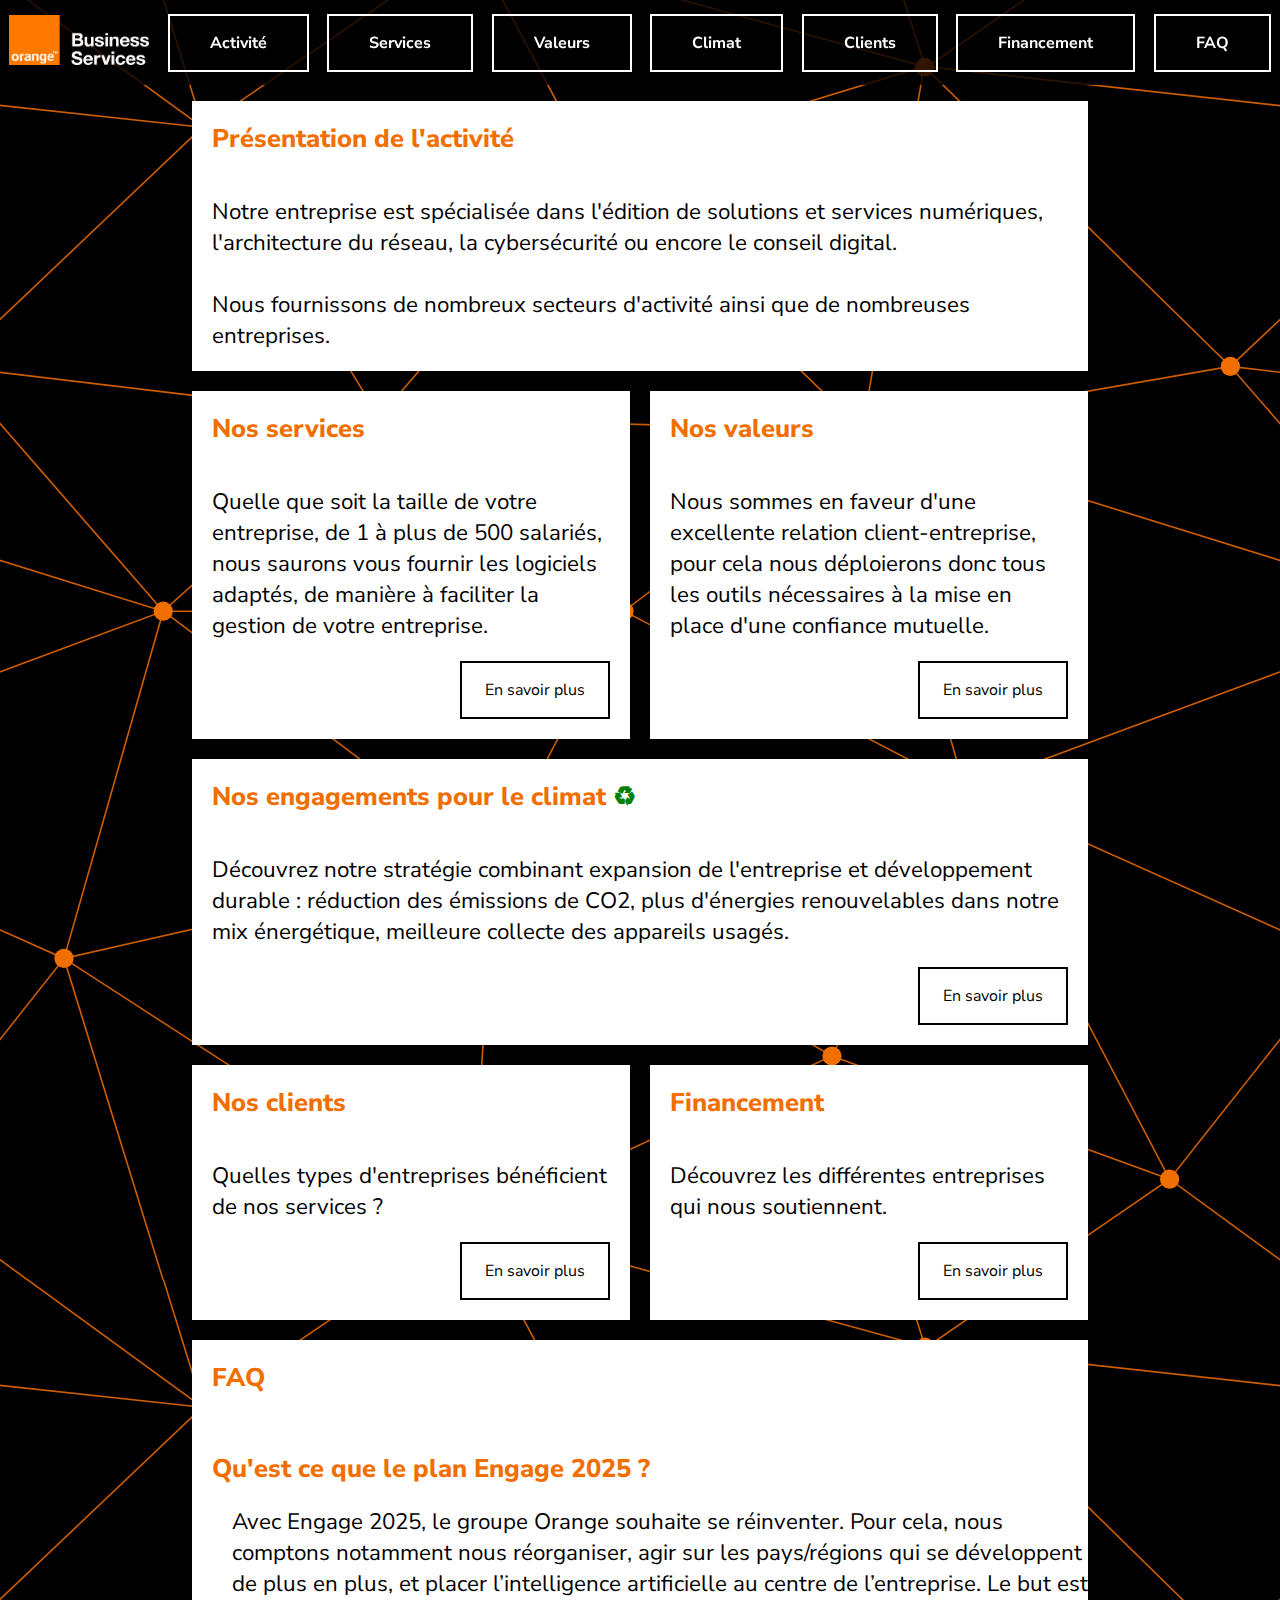
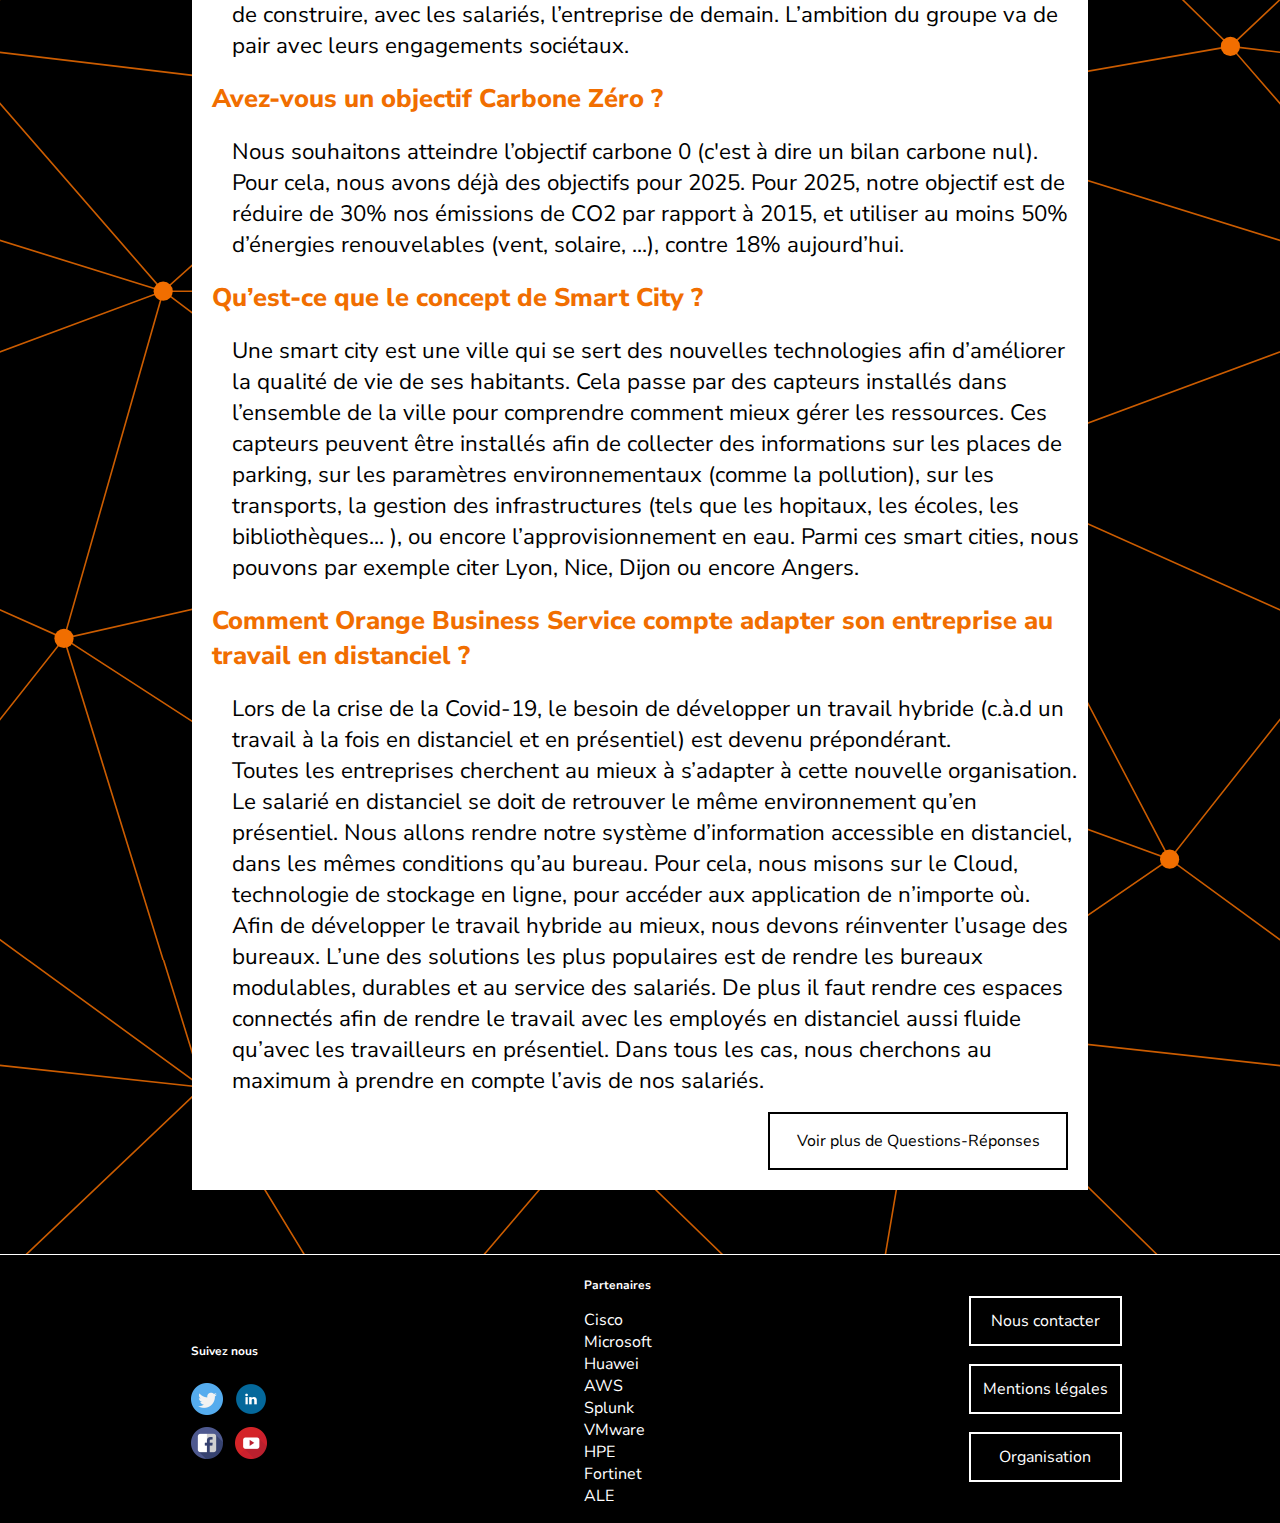
<file: index.html>
<!DOCTYPE html>
<html>
<head>
    <meta charset="utf-8">
	<link rel="stylesheet" type="text/css" href="style.css">
    <script type="text/javascript" src="script.js" defer></script>
	<title>Orange Business Services</title>
    <link rel="icon" href="./img/favicon.ico">
   
    <!-- Polices de caractère -->
    <style>
    @import url('https://fonts.googleapis.com/css2?family=Bebas+Neue&family=Nunito+Sans:ital,wght@0,200;0,300;0,400;0,600;0,700;0,800;0,900;1,200;1,300;1,400;1,600;1,700;1,800;1,900&display=swap');
    </style> 
</head>

<body>
    <!-- Barre de navigation-->
      <nav>   
          <ul>
            <li><a href="#"><img src="img/orange-business-services.png" alt="LOGO OBS" class="logo" width="140" height="50"></a></li>
            <li><a href="#goto-activite">Activité</a></li>
            <li><a href="#goto-services">Services</a></li>
            <li><a href="#goto-valeurs">Valeurs</a></li>
            <li><a href="#goto-climat">Climat</a></li>
            <li><a href="#goto-clients">Clients</a></li>
            <li><a href="#goto-financement">Financement</a></li>
            <li><a href="#goto-faq">FAQ</a></li>
          </ul>
      </nav>

    <!--Vide flottant qui accueille la trame -->
    <div class="void"></div>

    <main>
        <article id="activite">
            <a class="hidden-anchor" name="goto-activite"></a>

            <h1>Présentation de l'activité</h1>
            <p>Notre entreprise est spécialisée dans l'édition de solutions et services numériques, l'architecture du réseau, la cybersécurité ou encore le conseil digital. <br><br> Nous fournissons de nombreux secteurs d'activité ainsi que de nombreuses entreprises.</p>

            <!-- <button id="obutton1" class="obutton" href="#modal1">En savoir plus</button> -->
        </article>

        <article id="services">
            <a class="hidden-anchor" name="goto-services"></a>

            <h1>Nos services</h1>
            <p>Quelle que soit la taille de votre entreprise, de 1 à plus de 500 salariés, nous saurons vous fournir les logiciels adaptés, de manière à faciliter la gestion de votre entreprise.</p>

            <button id="obutton2" class="obutton" href="#modal2">En savoir plus</button>
        </article>

        <article id="valeurs">
            <a class="hidden-anchor" name="goto-valeurs"></a>

            <h1>Nos valeurs</h1>
            <p>Nous sommes en faveur d'une excellente relation client-entreprise, pour cela nous déploierons donc tous les outils nécessaires à la mise en place d'une confiance mutuelle.</p>

            <button id="obutton3" class="obutton" href="#modal3">En savoir plus</button>
        </article>

        <article id="climat">
            <a class="hidden-anchor" name="goto-climat"></a>

            <h1>Nos engagements pour le climat <span id="span-climat">&#9851;</span></h1>
            <p>Découvrez notre stratégie combinant expansion de l'entreprise et développement durable : réduction des émissions de CO2, plus d'énergies renouvelables dans notre mix énergétique, meilleure collecte des appareils usagés.</p>

            <button id="obutton4" class="obutton" href="#modal4">En savoir plus</button>
        </article>
        
        <article id="clients">
            <a class="hidden-anchor" name="goto-clients"></a>

            <h1>Nos clients</h1>
            <p>Quelles types d'entreprises bénéficient de nos services ?</p>

            <button id="obutton5" class="obutton" href="#modal5">En savoir plus</button>
        </article>
        
        <article id="financement">
            <a class="hidden-anchor" name="goto-financement"></a>

            <h1>Financement</h1>
            <p>Découvrez les différentes entreprises qui nous soutiennent.</p>

            <button id="obutton6" class="obutton" href="#modal6">En savoir plus</button>
        </article>

        <article id="faq">
            <a class="hidden-anchor" name="goto-faq"></a>

            <h1>FAQ</h1>
            <dl>
                <dt>Qu'est ce que le plan Engage 2025 ?</dt>
                <dd>Avec Engage 2025, le groupe Orange souhaite se réinventer. Pour cela, nous comptons notamment nous réorganiser, agir sur les pays/régions qui se développent de plus en plus, et placer l’intelligence artificielle au centre de l’entreprise. Le but est de construire, avec les salariés, l’entreprise de demain. L’ambition du groupe va de pair avec leurs engagements sociétaux.</dd>
                
                <dt>Avez-vous un objectif Carbone Zéro ?</dt>
                <dd>Nous souhaitons atteindre l’objectif carbone 0 (c'est à dire un bilan carbone nul). Pour cela, nous avons déjà des objectifs pour 2025. Pour 2025, notre objectif est de réduire de 30% nos émissions de CO2 par rapport à 2015, et utiliser au moins 50% d’énergies renouvelables (vent, solaire, ...), contre 18% aujourd’hui. </dd>
                
                <dt>Qu’est-ce que le concept de Smart City ?</dt>
                <dd>Une smart city est une ville qui se sert des nouvelles technologies afin d’améliorer la qualité de vie de ses habitants. Cela passe par des capteurs installés dans l’ensemble de la ville pour comprendre comment mieux gérer les ressources. Ces capteurs peuvent être installés afin de collecter des informations sur les places de parking, sur les paramètres environnementaux (comme la pollution), sur les transports, la gestion des infrastructures (tels que les hopitaux, les écoles, les bibliothèques... ), ou encore l’approvisionnement en eau. Parmi ces smart cities, nous pouvons par exemple citer Lyon, Nice, Dijon ou encore Angers.</dd>
                
                <dt>Comment Orange Business Service compte adapter son entreprise au travail en distanciel ?</dt>
                <dd>Lors de la crise de la Covid-19, le besoin de développer un travail hybride (c.à.d un travail à la fois en distanciel et en présentiel) est devenu prépondérant.</dd>
                <dd>Toutes les entreprises cherchent au mieux à s’adapter à cette nouvelle organisation.</dd>
                <dd>Le salarié en distanciel se doit de retrouver le même environnement qu’en présentiel. Nous allons rendre notre système d’information accessible en distanciel, dans les mêmes conditions qu’au bureau. Pour cela, nous misons sur le Cloud, technologie de stockage en ligne, pour accéder aux application de n’importe où.</dd>
                <dd>Afin de développer le travail hybride au mieux, nous devons réinventer l’usage des bureaux. L’une des solutions les plus populaires est de rendre les bureaux modulables, durables et au service des salariés. De plus il faut rendre ces espaces connectés afin de rendre le travail avec les employés en distanciel aussi fluide qu’avec les travailleurs en présentiel. Dans tous les cas, nous cherchons au maximum à prendre en compte l’avis de nos salariés.</dd>
            </dl>

            <button id="obutton7" class="obutton" href="#modal7">Voir plus de Questions-Réponses</button>
        </article>

        <!-- Fenêtres modales -->
        <!-- <div id="modal1" class="modal">
            <div class="modal-content">
                <div class="modal-header">
                    <span class="cbutton">×</span>
                </div>
              
                <div class="modal-body">
                    <p> Lorem ipsum dolor sit amet, consectetur adipiscing elit. Maecenas vehicula pellentesque mattis. Integer dui purus, lobortis at laoreet ut, rutrum ornare turpis. Aenean est augue, consectetur vitae justo id, lobortis sodales orci. Integer ut pretium urna, a interdum justo. Sed ut consequat felis, sed porta est. Nam at lectus non sem lobortis feugiat nec id ante. Nullam ac odio quis nulla hendrerit tempus. Cras sed consequat felis, non aliquet neque. Sed scelerisque massa sed interdum suscipit. Mauris euismod nisi vel ornare gravida. Mauris non mauris et massa lobortis consequat. Fusce quis consectetur lorem, non pulvinar ex. Pellentesque lacinia tellus felis, pharetra aliquam lorem dignissim eget. Donec ultricies finibus odio, eu tincidunt libero ullamcorper sit amet.
    
                    Nulla facilisi. Fusce a neque at nisi molestie dictum quis sed nisi. Nulla a dui est. Ut a urna vitae diam tempor imperdiet id ac magna. Aenean sagittis eu neque vulputate euismod. Aenean euismod at metus in congue. Quisque sagittis orci a fringilla porta. Phasellus in nunc commodo, tincidunt erat quis, sodales ex. Suspendisse venenatis eget dui sed interdum. Curabitur rutrum non neque at efficitur. Donec accumsan, dui id pulvinar suscipit, neque est ultrices tellus, vel dapibus orci ex in diam. Duis at risus vestibulum, sollicitudin sapien sollicitudin, lacinia lacus. Fusce a semper sapien. Proin ut mi justo.</p>
                </div>
            </div>
        </div> -->
    
        <div id="modal2" class="modal">
            <div class="modal-content">
                <div class="modal-header">
                    <span class="cbutton">×</span>
                </div>
              
                <div class="modal-body">
                    <h1>Nos services</h1>
                    <dl>
                        <dt>Que vous travailliez dans l’industrie, la banque, le transport, le commerce, et bien d’autres, nous pourrons vous fournir :</dt>
                        <dd>Des espaces de stockage de données</dd>
                        <dd>De la défense informatique de votre entreprise</dd>
                        <dd>Un accès à de la technologie informatique : des tablettes, ordinateurs, téléphones portables équipés de forfaits mobiles</dd>
                        <dd>Un ensemble téléphonique pour toute votre entreprise, vous facilitant la gestion de votre entreprise.
                        <dd>Une relation avec votre clientèle</dd>
                        <dd>Une meilleure connaissance du client grâce à nos outils, et donc des services adaptés et personnalisés</dd>
                        <dd>Des outils jamais vus sur le marché, permettant à votre client de prendre une longueur d’avance</dd>
                    </dl>
                </div>
            </div>
        </div>
    
        <div id="modal3" class="modal">
            <div class="modal-content">
                <div class="modal-header">
                    <span class="cbutton">×</span>
                </div>
              
                <div class="modal-body">
                    <h1>Nos valeurs</h1>
                    <dl>
                        <dt>Le client d'abord</dt>
                        <dd>Il est essentiel de penser comme nos clients : pour penser comme vous nous devons vous connaître et pour vous connaître nous devons vous écouter. Cette démarche permet une meilleure entente client-entreprise, afin de répondre aux intérêts de chacun.</dd>
                        
                        <dt>Engagement des équipes et innovation</dt>
                        <dd>Les services aux entreprises, peut-être plus encore que d’autres domaines, sont basés sur la confiance.</dd>

                        <dt>Simplification</dt>
                        <dd>Connaître ses clients, qu’ils soient externes ou internes, être engagés avec et pour eux jour après jour pour pouvoir favoriser les choix que nous pourrions apporter.</dd>
                        
                        <dt>Exécution et résultats</dt>
                        <dd>Il est également crucial de démontrer des résultats rapides, d’être proactifs, et rigoureux pour maintenir nos engagements au quotidien vis-à-vis de nos clients.</dd>
                    </dl>
                </div>
            </div>
        </div>
          
        <div id="modal4" class="modal">
            <div class="modal-content">
                <div class="modal-header">
                    <span class="cbutton">×</span>
                </div>
              
                <div class="modal-body">
                    <h1>Nos engagements pour le climat</h1>
                    
                    <dl>
                        <dt>Nos objectifs sont les suivants</dt>

                        <dt>Programme Green Act</dt>
                        <dd>L’économie circulaire vise à minimiser la consommation de ressources non renouvelables et la quantité de déchets. Elle consiste à repenser la conception des produits et leurs usages, utiliser des matériaux recyclés, rallonger leur durée de vie et enfin réduire le gaspillage.</dd>
                        <dd>L’éco-conception est la création d’objet qui auront le moins d’impact sur l’environnement tout au long de la vie de cette objet, le green conception consiste à réduire la consommation d’énergie et l’empreinte carbone.</dd>

                        <dt>30% de réduction des émissions de CO2 d’ici 2025 par rapport à 2015 :</dt>
                        <dd>Réseaux et internet : Limiter l’augmentation de la consommation électrique de nos entreprises</dd>
                        <dd>Bâtiments : Réduire la consommation d’énergie</dd>
                        <dd>L’ensemble des véhicules de l’entreprise : Réduire le nombre de véhicules et favoriser l’achat de véhicules électriques. Limiter la consommation de carburant.</dd>

                        <dt>50% d’énergie renouvelables dans notre mix énergétique :</dt>
                        <dd>Energie renouvelable : Ensemble de manière de créer des énergies renouvelables</dd>
                        
                        <dt>30% du volume de leurs ventes de téléphone portable collecté par an :</dt>
                        <dd>Collecte des mobiles</dd>
                        <dd>Vente de mobiles reconditionnés</dd>
                        <dd>Collecte des équipements réseaux clients</dd>
                        <dd>Appliquer ces principes sur l'ensemble de nos équipements internet et réseaux</dd>
                        <dd>Équipements internet et réseaux remis à neuf</dd>
                        <dd>Intégrer l’éco-conception dans le développement de nos produits et services</dd>

                    </dl>
                </div>
            </div>
        </div>
    
        <div id="modal5" class="modal">
            <div class="modal-content">
                <div class="modal-header">
                    <span class="cbutton">×</span>
                </div>
              
                <div class="modal-body">
                    <h1>Nos clients</h1>
                    
                    <dl>
                        <dt>Nous avons des entreprises clientes de toutes tailles :</dt>
                        <dd>Très Petite Entreprise (TPE)</dd>
                        <dd>Petite et Moyenne Entreprise (PME)</dd>
                        <dd>Entreprise de Taille Intermédiaire (ETI)</dd>
                        <dd>Grande Entreprise (GE)</dd>
                        <dd>Multinationale</dd>
                    </dl>
                </div>
            </div>
        </div>
    
        <div id="modal6" class="modal">
            <div class="modal-content">
                <div class="modal-header">
                    <span class="cbutton">×</span>
                </div>
              
                <div class="modal-body">
                    <h1>Financement</h1>
                    <dl>
                        <dt>Liste des partenaires qui financent Orange Business Service :</dt>
                        <dd><a href="https://www.cisco.com/c/fr_fr/index.html" target="_blank">Cisco</a></dd>
                        <dd><a href="https://www.microsoft.com/fr-fr" target="_blank">Microsoft</a></dd>
                        <dd><a href="https://www.huawei.com/fr/" target="_blank">Huawei</a></dd>
                        <dd><a href="https://aws.amazon.com/fr/" target="_blank">AWS</a></dd>
                        <dd><a href="https://www.splunk.com/" target="_blank">Splunk</a></dd>
                        <dd><a href="https://www.vmware.com/fr.html" target="_blank">VMware</a></dd>
                        <dd><a href="https://www.hpe.com/fr/fr/home.html" target="_blank">HPE</a></dd>
                        <dd><a href="https://www.fortinet.com/" target="_blank">Fortinet</a></dd>
                        <dd><a href="https://www.al-enterprise.com/" target="_blank">Alcaltel Lucent Enterprise</a></dd>
                    </dl>

                    <p>Orange Business Services s’est associé à <a href="https://mabanque.bnpparibas/" target="_blank">BNP Paribas</a> afin de déployer la technologie SD-WAN qui permet de garantir la <strong>performance</strong>, l'<strong>agilité</strong> et la <strong>sécurité</strong> du réseau de l'entreprise, (Software Defined Wide Area Network). 3600 lignes SD WAN sont déployées.</p>
                </div>
            </div>
        </div>
    
    
        <div id="modal7" class="modal">
            <div class="modal-content">
                <div class="modal-header">
                    <span class="cbutton">×</span>
                </div>
              
                <div class="modal-body">
                    <h2>FAQ</h2>

                    <h3>Index</h3>
                    <ul>
                        <li><a href="#quest1">Qu'est ce que le plan Engage 2025 ?</a></li>
                        <li><a href="#quest2">Avez-vous un objectif Carbone Zéro ?</a></li>
                        <li><a href="#quest3">Qu’est-ce que le concept de Smart City ?</a></li>
                        <li><a href="#quest4">Comment Orange Business Service compte adapter son entreprise au travail en distanciel ?</a></li>
                        <li><a href="#quest5">Quels sont vos engagements RSE ?</a></li>
                        <li><a href="#quest6">Qu'est ce que le programme Green Act ?</a></li>
                        <li><a href="#quest7">Quels sont les challenges technologiques d’Orange Business Service ?</a></li>
                        <li><a href="#quest8">Quelle est votre stratégie d'innovation ?</a></li>
                        <li><a href="#quest9">Comment pensez-vous améliorer le bien-être de vos salariés ?</a></li>
                        <li><a href="#quest10">Qu'est ce que le Data Intelligence ?</a></li>
                    </ul>

                    <dl>
                        <hr>

                        <dt id="quest1">Qu'est ce que le plan Engage 2025 ?</dt>
                        <dd>Avec Engage 2025, le groupe Orange souhaite se réinventer. Pour cela, nous comptons notamment nous réorganiser, agir sur les pays/régions qui se développent de plus en plus, et placer l’intelligence artificielle au centre de l’entreprise. Le but est de construire, avec les salariés, l’entreprise de demain. L’ambition du groupe va de pair avec leurs engagements sociétaux.</dd>
                        
                        <hr>

                        <dt id="quest2">Avez-vous un objectif Carbone Zéro ?</dt>
                        <dd>Nous souhaitons atteindre l’objectif carbone 0 (c'est à dire un bilan carbone nul). Pour cela, nous avons déjà des objectifs pour 2025. Pour 2025, notre objectif est de réduire de 30% nos émissions de CO2 par rapport à 2015, et utiliser au moins 50% d’énergies renouvelables (vent, solaire, ...), contre 18% aujourd’hui. </dd>

                        <hr>

                        <dt id="quest3">Qu’est-ce que le concept de Smart City ?</dt>
                        <dd>Une smart city est une ville qui se sert des nouvelles technologies afin d’améliorer la qualité de vie de ses habitants. Cela passe par des capteurs installés dans l’ensemble de la ville pour comprendre comment mieux gérer les ressources. Ces capteurs peuvent être installés afin de collecter des informations sur les places de parking, sur les paramètres environnementaux (comme la pollution), sur les transports, la gestion des infrastructures (tels que les hopitaux, les écoles, les bibliothèques... ), ou encore l’approvisionnement en eau. Parmi ces smart cities, nous pouvons par exemple citer Lyon, Nice, Dijon ou encore Angers.</dd>

                        <hr>

                        <dt id="quest4">Comment Orange Business Service compte adapter son entreprise au travail en distanciel ?</dt>
                        <dd>Lors de la crise de la Covid-19, le besoin de développer un travail hybride (c.à.d un travail à la fois en distanciel et en présentiel) est devenu prépondérant.</dd>
                        <dd>Toutes les entreprises cherchent au mieux à s’adapter à cette nouvelle organisation.</dd>
                        <dd>Le salarié en distanciel se doit de retrouver le même environnement qu’en présentiel. Nous allons rendre notre système d’information accessible en distanciel, dans les mêmes conditions qu’au bureau. Pour cela, nous misons sur le Cloud, technologie de stockage en ligne, pour accéder aux application de n’importe où.</dd>
                        <dd>Afin de développer le travail hybride au mieux, nous devons réinventer l’usage des bureaux. L’une des solutions les plus populaires est de rendre les bureaux modulables, durables et au service des salariés. De plus il faut rendre ces espaces connectés afin de rendre le travail avec les employés en distanciel aussi fluide qu’avec les travailleurs en présentiel. Dans tous les cas, nous cherchons au maximum à prendre en compte l’avis de nos salariés.</dd>

                        <hr>

                        <dt id="quest5">Quels sont vos engagements RSE ?</dt>
                        <dd>Pour Orange Business Service, les avancées de la technologie doivent d’abord servir à l’Homme, à la société et à la planète. Ces avancées doivent donc se faire dans le respect de l’environnement et des générations futures. Nous avons placé cet objectif au centre de notre plan Engage 2025.</dd>
                        <dd>
                            <dl>
                                <dt>S'engager pour l'environnement</dt>
                                <dd>Le groupe Orange s’engage ici à utiliser la technologie en prenant en compte ses effets sur le long terme ainsi que son impact sur le réchauffement climatique. Avec notre plan Green Act lancé en 2020, l’objectif est de faire en sorte que tout le groupe ainsi que ses partenaires respectent cet engagement.</dd>
                            
                                <dt>Solution de collaboration</dt>
                                <dd>Outils numériques permettant de travailler à plusieurs/en équipe sur des mêmes logiciels et documents.</dd>

                                <dt>Bâtir une société de confiance</dt>
                                <dd>Orange Business Service s’engage à être le plus clair possible sur ses actions et sur l’usage des données collectées.</dd>

                                <dt>Respect et protection de vos données</dt>
                                <dd>Orange Business Service s’engage à sécuriser toutes les informations qui ont été collectées.</dd>

                                <dt>Approche éthique de la data et de l’IA</dt>
                                <dd>Orange Business Service s’engage à utiliser les technologies d’intelligence artificielle et de données de façon respectueuse envers ses clients.</dd>
                            
                            </dl>
                        </dd>


                        <hr>

                        <dt id="quest6">Qu'est ce que le programme Green Act ?</dt>
                        <dd>Le programme Green Act va de pair avec le plan Engage 2025. Avec ce programme, Orange Business Service compte devenir une référence dans les technologies de pointe dans le domaine de l’information et de la communication, afin de se transformer numériquement de manière durable.</dd>
                        <dd>Pour cela, le groupe à défini 6 domaines d’opération afin de réduire la pollution générée par le numérique, tout en devenant plus performant. Ces domaines sont les suivants.</dd>
                        <dd>
                            <dl>
                                <dt>Green Operation</dt>
                                <dd>Utiliser l’énergie de manière plus efficace et pertinente. Utiliser de plus en plus d’énergie renouvelable (vent, solaire, ...).</dd>

                                <dt>Écoconception et évaluation de l’empreinte carbone</dt>
                                <dd>Concevoir nos produits de manière plus responsable, en prenant en compte l’impact que ces produits peuvent avoir sur l’environnement, pour les rendre le plus “vert” possible.</dd>

                                <dt>Économie circulaire</dt>
                                <dd>L’économie circulaire est une manière plus moderne et plus responsable de concevoir l’économie : elle prend notamment en compte la gestion des déchets et la potentielle seconde vie des produits. Nous souhaitons appliquer cette vision de l’économie dans nos infrastructures et dans nos produits.</dd>
                                
                                <dt>Employés, compétences et engagement</dt>
                                <dd>Nous souhaitons que nos employés partagent notre vision. Pour cela, nous souhaitons développer un programme de formation visant à rendre nos employés plus compétents vis-à-vis de l’environnement. De plus, nous souhaitons encourager et soutenir l’engagement de nos collaborateurs.</dd>
                                
                                <dt>Solutions for Green</dt>
                                <dd>Nous aspirons à déployer une panoplie de produits et services ayant toutes le même but : réduire l’impact environnemental de nos clients, et les conseiller afin de leur montrer une vision plus “verte” de l’informatique.</dd>

                                <dt>Green Ecosystem</dt>
                                <dd>Aider à créer un environnement propice à l’innovation et au partage des meilleures pratiques avec nos fournisseurs.</dd>


                            </dl>
                        </dd>

                        <hr>

                        <dt id="quest7">Quels sont les challenges technologiques d’Orange Business Service ?</dt>
                        <dd>
                            <dl>
                                <dt>La 5G</dt>
                                <dd>Nous sommes en train de développer un programme de co-innovation avec nos clients visant à définir les futurs usages de la 5G dans certains secteurs clés de l’économie tels que l’industrie du futur, ou les transports.</dd>

                                <dt>L'Intelligence Artificielle (IA)</dt>
                                <dd>L’intelligence artificielle, couplée à l’analyse des données, pourra, à terme, nous permettre de mieux prévoir, réguler et optimiser de nombreuses activités : banques, santé, villes, transports... Nous soutenons la recherche dans ce domaine afin de mettre la puissance de cette technologie au service de potentiels inédits (càd la rendre utilisable dans d’autres activités en cas d'imprévus).</dd>

                                <dt>L'Internet of Things (IoT)</dt>
                                <dd>L’IoT est l’internet des objets connectés. Cette technologie permet une efficacité accrue, ainsi que des capacités d’innovations décuplées.</dd>
                            </dl>
                        </dd>
                      
                        <hr>

                        <dt id="quest8">Quelle est votre stratégie d'innovation ?</dt>
                        <dd>Afin d’être à la pointe de la technologie et de la recherche, le Groupe Orange a établi 3 principes :</dd>
                        <dd>
                            <dl>
                                <dt>L’accélération des recherches, en utilisant toutes les ressources technologiques et numériques dont dispose le Groupe Orange, dont le champ d’action est mondial</dt>
                                <dd>Pour cela, le Groupe dispose d’un budget recherche et innovation de 700 millions d’euros et soutient plus de 500 nouvelles entreprises dans le secteur de l’innovation.</dd>

                                <dt>Des partenariats avec les nouvelles entreprises ainsi que tous les acteurs du domaine du conseil d’entreprise.</dt>
                                <dd>Pour cela, le Groupe a conclu plus de 100 partenariats avec des laboratoires de recherche et des universités et possède donc 7000 brevets.</dd>

                                <dt>Le développement n’est possible que grâce à une étroite collaborations avec les salariés et les partenaires.</dt>
                                <dd>Pour cela, le Groupe à 8000 salariés dans la recherche et l’innovation ainsi que 640 chercheurs dans le monde entier.</dd>
                            </dl>
                        </dd>

                        <hr>

                        <dt id="quest9">Comment pensez-vous améliorer le bien-être de vos salariés ?</dt>
                        <dd>Notre Groupe cherche à rendre son offre interne (càd nos offres d’emploi) réaliste et ne fournit donc que des services et des équipements dont les collaborateurs ont réellement besoin. En plus de cela, OBS collecte des informations sur les projets auxquelles le Groupe participe afin de connaître les services qui sont véritablement utiles.</dd>
                        <dd>Dans les locaux d’Orange Business Service, les employés disposent de l’application Facilities Now qui leur permet d’utiliser tous les services qui y sont présents, tels que les parkings, les salles de réunions, les postes de travail...</dd>

                        <hr>

                        <dt id="quest10">Qu'est ce que le Data Intelligence ?</dt>
                        <dd>A l’ère de la digitalisation, la quantité de données accessible est incommensurable. Néanmoins, traiter ces données reste un défi.</dd>
                        <dd>
                            <dl>
                                <dt>Le Data Intelligence, c'est :</dt>
                                <dd>Pour mieux servir ses clients, il faut mieux comprendre leur comportement et celui de son marché. La quantité de données accessible rend possible le fait de visualiser et d’analyser ces comportements, ce qui est très bénéfique.</dd>
                                <dd>Simplifier et valoriser un ensemble complexe de données, de manière didactique et pédagogique.</dd>
                                <dd>Analyser les informations majeures afin de mieux comprendre le business et l’améliorer.</dd>
                                <dd>Traiter les données en temps réel.</dd>
                                <dd>Pouvoir piloter le traitement des données grâce à un tableau de bord.</dd>
                            </dl>
                        </dd>
                    </dl>
                </div>
            </div>
        </div>
        <!-- Fin des fenêtres modales -->
    </main>

    <footer>
        <div class="reseaux">
            <div id="liensres"></div>
            <p>Suivez nous</p>
            <a id="twitter" href="https://twitter.com/orangebusiness/" target="_blank"><img  src="img/twitter.png" alt="Twitter" width=32 height="32"></a>
            <a id="linkedin" href="https://fr.linkedin.com/company/orange-business-services/" target="_blank"><img src="img/linkedin.png" alt="Linkedin" width="32" height="32"></a>
            <a id="facebook" href="https://fr-fr.facebook.com/orangebusiness/" target="_blank"><img src="img/facebook.png" alt="Facebook" width="32" height="32"></a>
            <a id="youtube" href="https://www.youtube.com/user/orangebusiness/" target="_blank" ><img src="img/youtube.png" alt="YouTube" width="32" height="32"></a>           
        </div>

        <div class="partenaires">
            <p>Partenaires</p>
            <ul>
                <li><a href="https://www.cisco.com/c/fr_fr/index.html" target="_blank">Cisco</a></li>
                <li><a href="https://www.microsoft.com/fr-fr" target="_blank">Microsoft</a></li>
                <li><a href="https://www.huawei.com/fr/" target="_blank">Huawei</a></li>
                <li><a href="https://aws.amazon.com/fr/" target="_blank">AWS</a></li>
                <li><a href="https://www.splunk.com/" target="_blank">Splunk</a></li>
                <li><a href="https://www.vmware.com/fr.html" target="_blank">VMware</a></li>
                <li><a href="https://www.hpe.com/fr/fr/home.html" target="_blank">HPE</a></li>
                <li><a href="https://www.fortinet.com/" target="_blank">Fortinet</a></li>
                <li><a href="https://www.al-enterprise.com/" target="_blank">ALE</a></li>
            </ul>
        </div>

        

        <div class="autre">
            <a href="contact.html" target="_blank">Nous contacter</a>
            <a href="">Mentions légales</a>
            <a href="organisation.html" target="_blank">Organisation</a>

        </div>
    </footer>
</body>
</html>
</file>
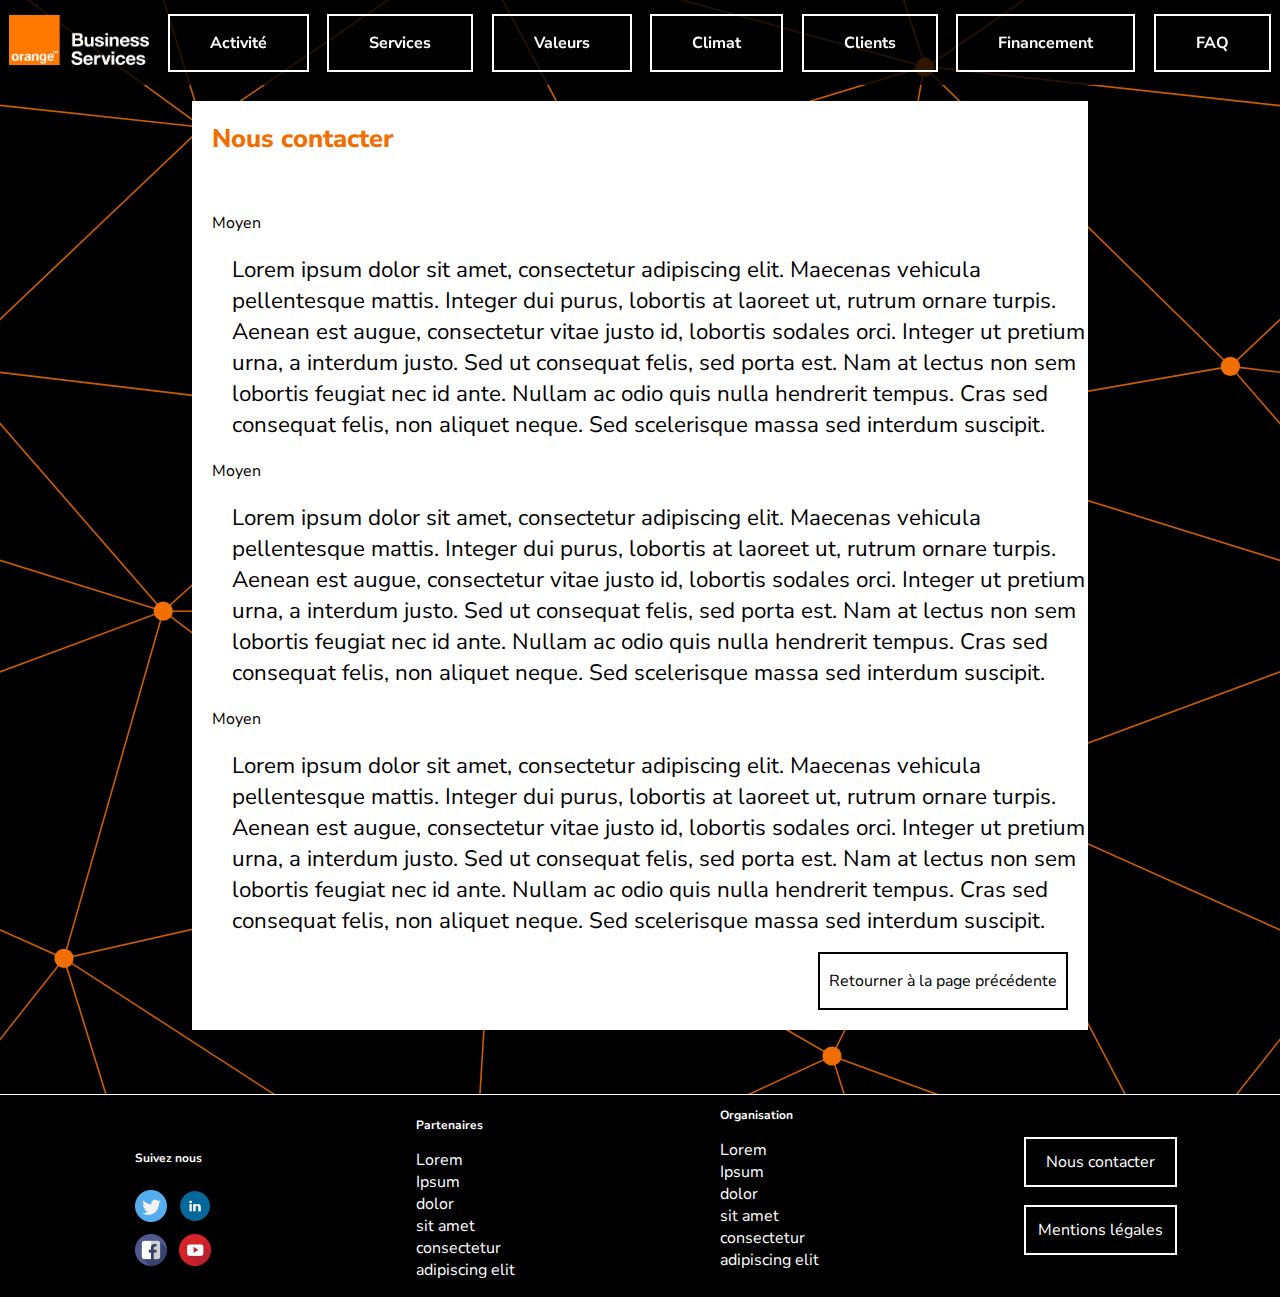
<file: contact.html>
<!DOCTYPE html>
<html>
<head>
    <meta charset="utf-8">
    <link rel="stylesheet" type="text/css" href="style.css">
    <title>Orange Business Services</title>
   
    <!-- Polices de caractère -->
    <style>
    @import url('https://fonts.googleapis.com/css2?family=Bebas+Neue&family=Nunito+Sans:ital,wght@0,200;0,300;0,400;0,600;0,700;0,800;0,900;1,200;1,300;1,400;1,600;1,700;1,800;1,900&display=swap');
    </style> 
</head>

<body>
    <!-- Barre de navigation-->
      <nav>   
          <ul>
            <li><a href="#"><img src="img/orange-business-services.png" alt="LOGO OBS" class="logo" width="140" height="50"></a></li>
            <li><a href="#goto-activite">Activité</a></li>
            <li><a href="#goto-services">Services</a></li>
            <li><a href="#goto-valeurs">Valeurs</a></li>
            <li><a href="#goto-climat">Climat</a></li>
            <li><a href="#goto-clients">Clients</a></li>
            <li><a href="#goto-financement">Financement</a></li>
            <li><a href="#goto-faq">FAQ</a></li>
          </ul>
      </nav>

    <!--Vide flottant qui accueille la trame -->
    <div class="void"></div>

    <main>
        <article>
            <a class="hidden-anchor" name="goto-activite"></a>

            <h1>Nous contacter</h1>

            <dl>
                <dt>Moyen</dt>
                <dd>Lorem ipsum dolor sit amet, consectetur adipiscing elit. Maecenas vehicula pellentesque mattis. Integer dui purus, lobortis at laoreet ut, rutrum ornare turpis. Aenean est augue, consectetur vitae justo id, lobortis sodales orci. Integer ut pretium urna, a interdum justo. Sed ut consequat felis, sed porta est. Nam at lectus non sem lobortis feugiat nec id ante. Nullam ac odio quis nulla hendrerit tempus. Cras sed consequat felis, non aliquet neque. Sed scelerisque massa sed interdum suscipit.</dd>

                <dt>Moyen</dt>
                <dd>Lorem ipsum dolor sit amet, consectetur adipiscing elit. Maecenas vehicula pellentesque mattis. Integer dui purus, lobortis at laoreet ut, rutrum ornare turpis. Aenean est augue, consectetur vitae justo id, lobortis sodales orci. Integer ut pretium urna, a interdum justo. Sed ut consequat felis, sed porta est. Nam at lectus non sem lobortis feugiat nec id ante. Nullam ac odio quis nulla hendrerit tempus. Cras sed consequat felis, non aliquet neque. Sed scelerisque massa sed interdum suscipit.</dd>

                <dt>Moyen</dt>
                <dd>Lorem ipsum dolor sit amet, consectetur adipiscing elit. Maecenas vehicula pellentesque mattis. Integer dui purus, lobortis at laoreet ut, rutrum ornare turpis. Aenean est augue, consectetur vitae justo id, lobortis sodales orci. Integer ut pretium urna, a interdum justo. Sed ut consequat felis, sed porta est. Nam at lectus non sem lobortis feugiat nec id ante. Nullam ac odio quis nulla hendrerit tempus. Cras sed consequat felis, non aliquet neque. Sed scelerisque massa sed interdum suscipit.</dd>
            </dl>

            <a href="index.html"><button id="bbutton">Retourner à la page précédente</button></a>
        </article>
    </main>

    <footer>
        <div class="reseaux">
            <div id="liensres"></div>
            <p>Suivez nous</p>
            <a id="twitter" href="https://twitter.com/orangebusiness/"><img  src="img/twitter.png" alt="Twitter" width=32 height="32"></a>
            <a id="linkedin" href="https://fr.linkedin.com/company/orange-business-services/"><img src="img/linkedin.png" alt="Linkedin" width="32" height="32"></a>
            <a id="facebook" href="https://fr-fr.facebook.com/orangebusiness/"><img src="img/facebook.png" alt="Facebook" width="32" height="32"></a>
            <a id="youtube" href="https://www.youtube.com/user/orangebusiness/" ><img src="img/youtube.png" alt="YouTube" width="32" height="32"></a>           
        </div>

        <div class="partenaires">
            <p>Partenaires</p>
            <ul>
                <li><a href="">Lorem</a></li>
                <li><a href="">Ipsum</a></li>
                <li><a href="">dolor</a></li>
                <li><a href="">sit amet</a></li>
                <li><a href="">consectetur</a></li>
                <li><a href="">adipiscing elit</a></li>
            </ul>
        </div>

        <div class="Organisation">
            <p>Organisation</p>
            <ul>
                <li><a href="">Lorem</a></li>
                <li><a href="">Ipsum</a></li>
                <li><a href="">dolor</a></li>
                <li><a href="">sit amet</a></li>
                <li><a href="">consectetur</a></li>
                <li><a href="">adipiscing elit</a></li>
            </ul>
        </div>

        <div class="autre">
            <a href="contact.html">Nous contacter</a>
            <a href="">Mentions légales</a>

        </div>
    </footer>
</body>
</html>
</file>
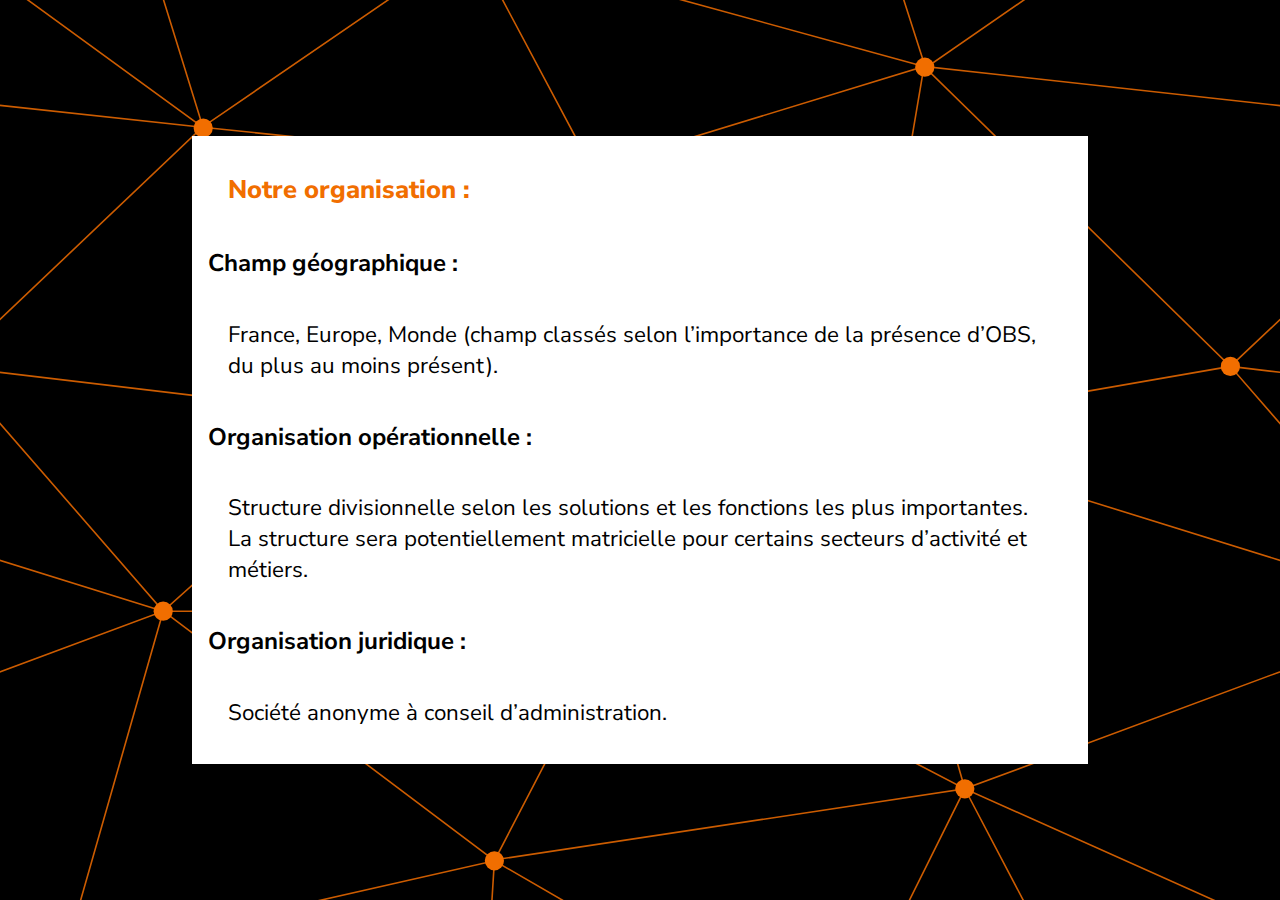
<file: organisation.html>
<!DOCTYPE html>
<html>
<head>
    <meta charset="utf-8">
	<link rel="stylesheet" type="text/css" href="style.css">
	<title>Orange Business Services</title>
    <link rel="icon" href="./img/favicon.ico">
   
    <!-- Polices de caractère -->
    <style>
    @import url('https://fonts.googleapis.com/css2?family=Bebas+Neue&family=Nunito+Sans:ital,wght@0,200;0,300;0,400;0,600;0,700;0,800;0,900;1,200;1,300;1,400;1,600;1,700;1,800;1,900&display=swap');
    </style> 
</head>

<body>

    <main class="class_contact">

        <article class="class_contact">
            <h1>Notre organisation :</h1>

            <h2>Champ géographique :</h2>
            <p>
                France, Europe, Monde (champ classés selon l’importance de la présence d’OBS, du plus au moins présent).
            </p>

            <h2>Organisation opérationnelle :</h2>
            <p>
                Structure divisionnelle selon les solutions et les fonctions les plus importantes. La structure sera potentiellement matricielle pour certains secteurs d’activité et métiers.
            </p>

            <h2>Organisation juridique :</h2>
            <p>
                Société anonyme à conseil d’administration.
            </p>

        </article>
    </main>


</body>
</html>
</file>
<file: style.css>
/*
	Général
*/
html {
    scroll-behavior: smooth;
}

* {
    font-family: 'Nunito Sans', sans-serif;
}

body {
    /* background-image: url("img/cosmos.jpg"); */
    background-color: #000;
    background-image: url("data:image/svg+xml,%3Csvg xmlns='http://www.w3.org/2000/svg' width='200' height='200' viewBox='0 0 800 800'%3E%3Cg fill='none' stroke='%23CC5C00' stroke-width='1'%3E%3Cpath d='M769 229L1037 260.9M927 880L731 737 520 660 309 538 40 599 295 764 126.5 879.5 40 599-197 493 102 382-31 229 126.5 79.5-69-63'/%3E%3Cpath d='M-31 229L237 261 390 382 603 493 308.5 537.5 101.5 381.5M370 905L295 764'/%3E%3Cpath d='M520 660L578 842 731 737 840 599 603 493 520 660 295 764 309 538 390 382 539 269 769 229 577.5 41.5 370 105 295 -36 126.5 79.5 237 261 102 382 40 599 -69 737 127 880'/%3E%3Cpath d='M520-140L578.5 42.5 731-63M603 493L539 269 237 261 370 105M902 382L539 269M390 382L102 382'/%3E%3Cpath d='M-222 42L126.5 79.5 370 105 539 269 577.5 41.5 927 80 769 229 902 382 603 493 731 737M295-36L577.5 41.5M578 842L295 764M40-201L127 80M102 382L-261 269'/%3E%3C/g%3E%3Cg fill='%23F16E00'%3E%3Ccircle cx='769' cy='229' r='6'/%3E%3Ccircle cx='539' cy='269' r='6'/%3E%3Ccircle cx='603' cy='493' r='6'/%3E%3Ccircle cx='731' cy='737' r='6'/%3E%3Ccircle cx='520' cy='660' r='6'/%3E%3Ccircle cx='309' cy='538' r='6'/%3E%3Ccircle cx='295' cy='764' r='6'/%3E%3Ccircle cx='40' cy='599' r='6'/%3E%3Ccircle cx='102' cy='382' r='6'/%3E%3Ccircle cx='127' cy='80' r='6'/%3E%3Ccircle cx='370' cy='105' r='6'/%3E%3Ccircle cx='578' cy='42' r='6'/%3E%3Ccircle cx='237' cy='261' r='6'/%3E%3Ccircle cx='390' cy='382' r='6'/%3E%3C/g%3E%3C/svg%3E");
    background-size: 100%;
    
    margin: 0px;
    overflow-x: hidden;
}


/*
    Nav
*/
nav {
    z-index: 100;
    width: 100%;
    position: fixed;
    height: 85px;
    background-color: rgba(0, 0, 0, 0.8);

}

nav ul {
    display: flex;
    align-items: center;
    justify-content: space-around;
    flex-wrap: wrap;
    padding: 0px;
    margin: 0px;
    width: 100%;
    height: 100%;

}

nav ul li {
    margin: 0px;
    list-style: none;
}

nav ul li:nth-child(1) {
    align-self: center;
}

#span-climat {
    color: green;
}

nav ul li:nth-of-type(n+2) a {
    text-decoration: none;
    font-weight:bold;
    color: white;
    border: 2px solid white;
    transition: 0.2s ease-in;
    padding: 1em 2.5em 1em 2.5em;

}

nav ul li:nth-of-type(n+2) a:hover {
    background-color: black;
    border: 2px solid #f16e00;
    color: #f16e00;
    transition: 0.2s ease-in;
}



/*
    Contenu principal
*/

.void {
    height: 101px;
}

main {
    margin-right: 15%;
    margin-left: 15%;
    display: flex;
    flex-wrap: wrap;
    gap: 20px;

}

main article {
    background-color: white;
    opacity: 1;

    display: flex;
    flex-direction: column;
    justify-content: space-between;
}

main button {
    background-color: white;
    border: 2px solid black;
    width: 150px;
    font-size: 1em;

    padding: 16px 0px 16px 0px;
    margin-top: 0px;
    float: right;
    transition: 0.2s ease-in;

    align-self: flex-end;
}

main button:hover {
    background-color: black;
    color: #f16e00;
    font-weight: bold;

    transition: 0.2s ease-in;
}

main #obutton7 {
    width: 300px;
}


main p, button, h1, dt {
    margin: 20px;
}

article h1 {
    color: #f16e00;
    font-weight: 800;
    font-size: 160%;
}

article p, dd{
    font-size: 140%;
}


#faq dt {
    color: #f16e00;
    font-weight: 800;
    font-size: 160%;
}

#faq dd {
    font-size: 140%;
}

#services, #valeurs, #clients, #financement {
    flex:1;
}

/* la class hidden-anchor sert à décaller la hauteur d'arrivée des boutons "activité", "Sercices", etc, car le lien à l'ancre renvoit l'ancre en haut de page, sous la barre de navigation fixe */
.hidden-anchor {
    position: relative;
    top: -85px;
}

/* Animation quand on clique sur un bouton du nav */
@keyframes flash {
    0% {background-color: #f16e00;}
    100% {background-color: white;}
}

/*
    Footer
*/
footer {
    display: flex;
    justify-content: space-around;
    background-color: #000;
    margin-top: 64px;
    
    border-top: 1px solid #FFF;
}

footer ul {
    padding-left: 0px;

}

footer p {
    color: #FFF;
    font-size: 12px;
    font-weight: bold;
}

footer a {
    color: #FFF;
    text-decoration: none;
}

.reseaux {
    width : 76px;
    gap: 12px;
    margin-left: 32px;
    display: flex;
    flex-wrap: wrap;
    align-self: center;
}

.reseaux #texteres {
    align-self: flex-start;
}

.reseaux a {
    display: block;
    width: 32px;
    height: 32px;
}

.reseaux a:hover {
    rotate: 360deg;
    transition-duration: 500ms;
}

#twitter {
    margin-right: 0px;
    grid-row: 1;
    grid-column: 1;
}

#linkedin {
    grid-row: 2;
    grid-column: 1;
}

#facebook {
    grid-row: 1;
    grid-column: 2;
}

#youtube {
    grid-row: 2;
    grid-column: 2;
}

div.partenaires {
    margin-top: 10px;;
}

div.partenaires a:hover{
    color: #f16e00;
}

.autre {
    display: flex;
    flex-direction: column;
    justify-content: center;
    gap: 18px;
}

.autre a {
    display: block;
    border: 2px solid white;
    padding: 12px;
    text-align: center;
    transition: 0.2s ease-in;
}

.autre a:hover {
    border:2px solid #f16e00;
    color: #f16e00;
    transition: 0.2s ease-in;
}


/*
    Fenêtres modales
*/
/* Modal background */
.modal {
    display: none;
    position: fixed;
    padding-top: 120px;
    left: 0;
    top: 0;
    width: 100%;
    height: 100%;
    overflow: auto;
    background-color: rgba(0, 0, 0, 0.7);
    backdrop-filter: blur(2px);
    -webkit-backdrop-filter: blur(2px);

}

/* Modal content */
.modal-content {
    position: relative;
    background-color: white;
    margin: auto;
    padding: 16px 24px;
    border: 2px solid black;
    width: 80%;
    max-height: 80%;

    box-shadow: 0 4px 8px 0 rgba(0,0,0,0.2),0 6px 20px 0 rgba(0,0,0,0.19);
    animation-name: open;
    animation-duration: 0.25s;
    overflow-y: scroll;
    scroll-behavior: smooth;
}

div.modal:nth-of-type(-n+6) dt {
    color: #f16e00;
    font-weight: 800;
    font-size: larger;
}

#modal6 a {
    color: #000;
    font-weight: 600;
}

#modal6 a:hover {
    color: #f16e00;
}

#modal7 {
    padding-top: 100px;
}

#modal7 .modal-content {
    max-height: 80%;
}

#modal7 h3 {
    color: #f16e00;
    font-weight: 800;
    font-size: larger;
}

#modal7 a {
    color: #000;
    font-weight: 600;
}

#modal7 a:hover {
    color: #f16e00;
}

#modal7 hr + dt{
    color: #f16e00;
    font-weight: 800;
    font-size: 160%;
}

#modal7 dd {
    font-size: 100%;
}

#modal7 dt {
    font-weight: bolder;
}


/* Animation */
@keyframes open {
    from {opacity:0}
    to {opacity:1}
}


/* Close button */
.cbutton {
    float: right;
    line-height: 24px;
    text-align: center;
    background-color: white;
    color: black;
    border: 2px solid black;
    transition: 0.2s ease-in;

    width: 26px;
    height: 26px;
}

.cbutton:hover,
.cbutton:focus {
    background-color: #f16e00;
    color: white;
    font-weight: bold;

    transition: 0.2s ease-in;
    cursor: pointer;
}



/* Nous contacter */
#bbutton {
    width: 250px;
}

#contact dt:nth-of-type(n+2) a {
    color: #f16e00;
    text-decoration: none;
    font-weight: bold;
    font-size: 140%;
}

h4 {
    font-size: 140%;
}

#hr_contact {
    border: 1px solid #000;
    width: 90%;
}

form {
    clear: both;
    padding: 16px 24px;
}


form p {
    display: block;
}

form input {
    display: block;
}

form div {
    width: 75%;

    display: flex;
    flex-direction: column;
}

form div div {
    display: flex;
    flex-direction: row;
    justify-content: space-between;
}

form div div select {
    width: 25%;
    height: 3em;
    margin-right: 26%;

    align-self: center;
}

form div div p {
    display: block;
}

form div div input {
    height: 2em;
    width: 50%;

    align-self: center;
}

/* Resize navbar */
@media only screen and (max-width: 1200px)  {

    nav ul li:nth-of-type(n+2) a {
        border: initial;
        flex-wrap: nowrap;
        padding-left: 4px;
        padding-right: 4px;

    }

    nav ul li:nth-of-type(n+2) a:hover {
        flex-wrap: nowrap;
        background-color: initial;
        border: initial;
        color: #f16e00;

    }

    #services, #valeurs, #clients, #financement {
        flex: initial;
    }
}


/* Organisation */

main.class_contact {
    height: 100vh;
    width: 70vw;

    display: flex;
    justify-content: center;
    align-items: center;
}

article.class_contact {
    background-color: #FFF;
    padding: 1em;
}
</file>
